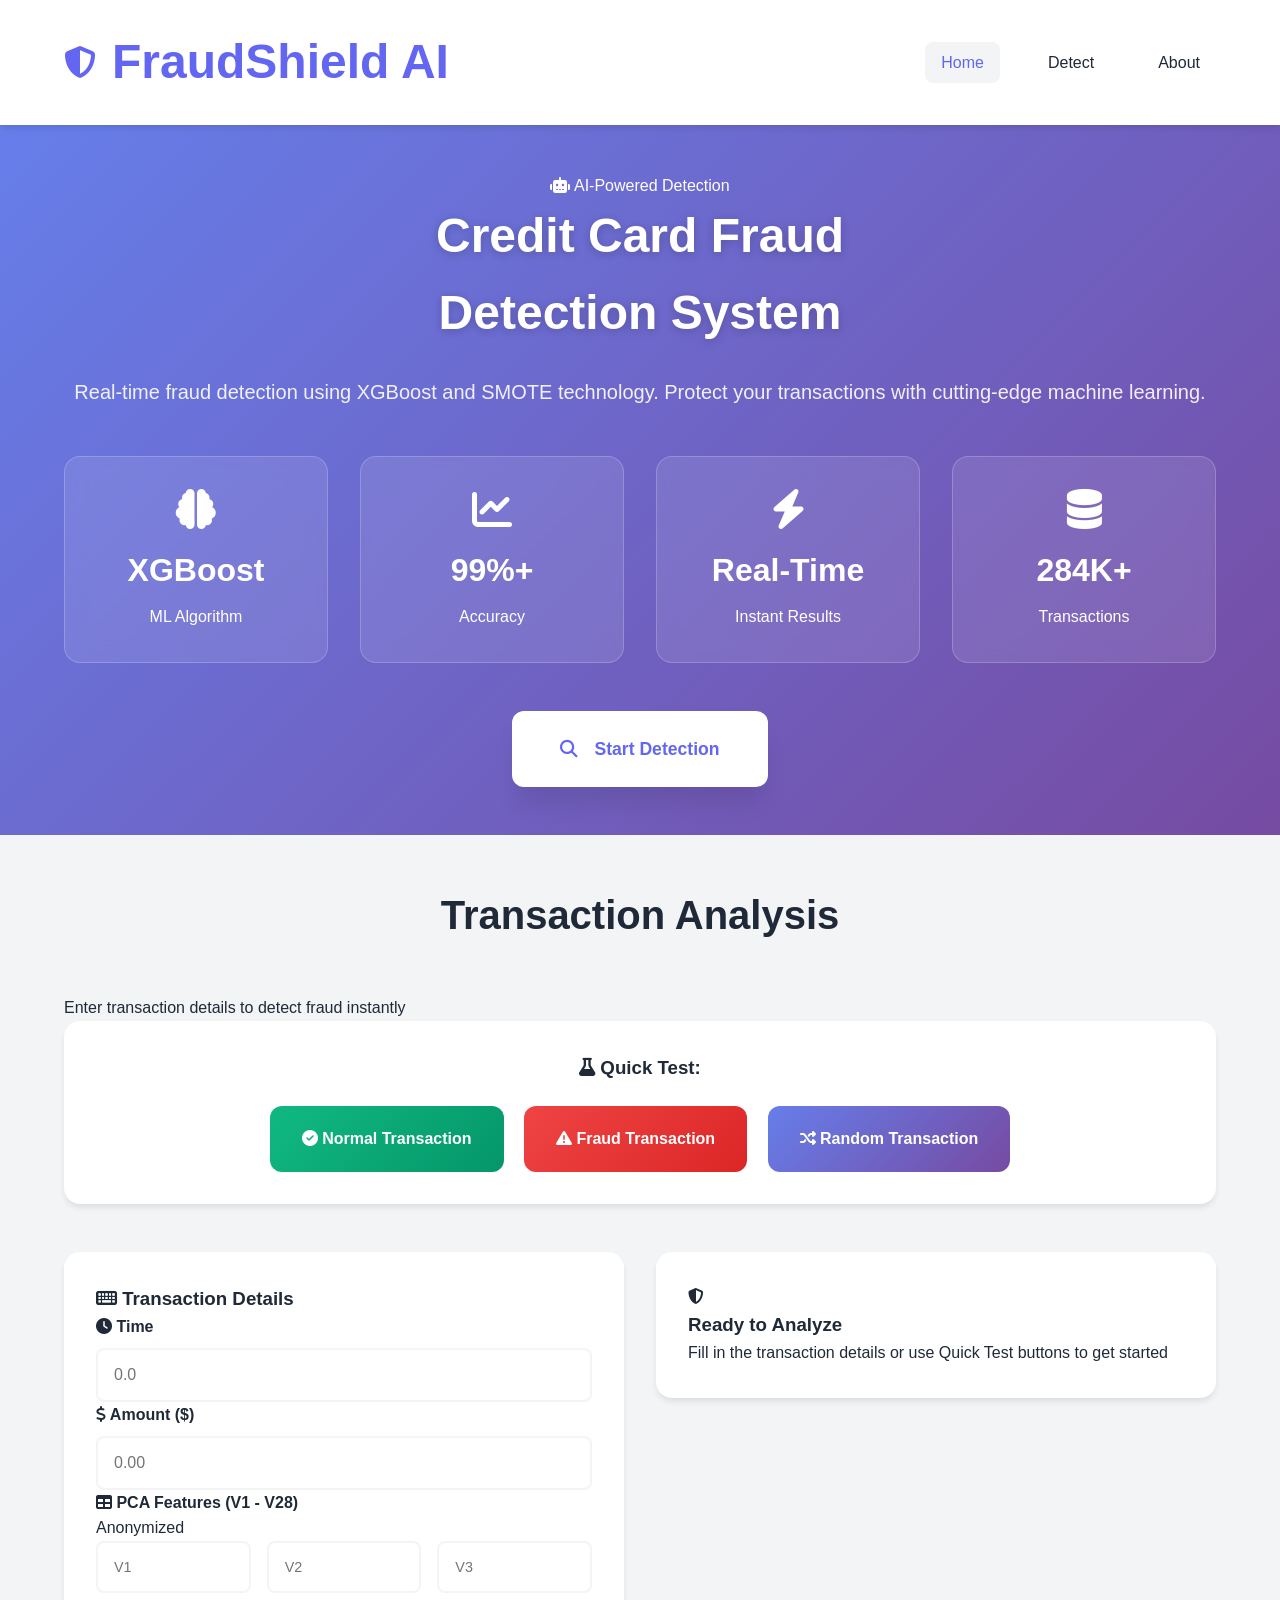
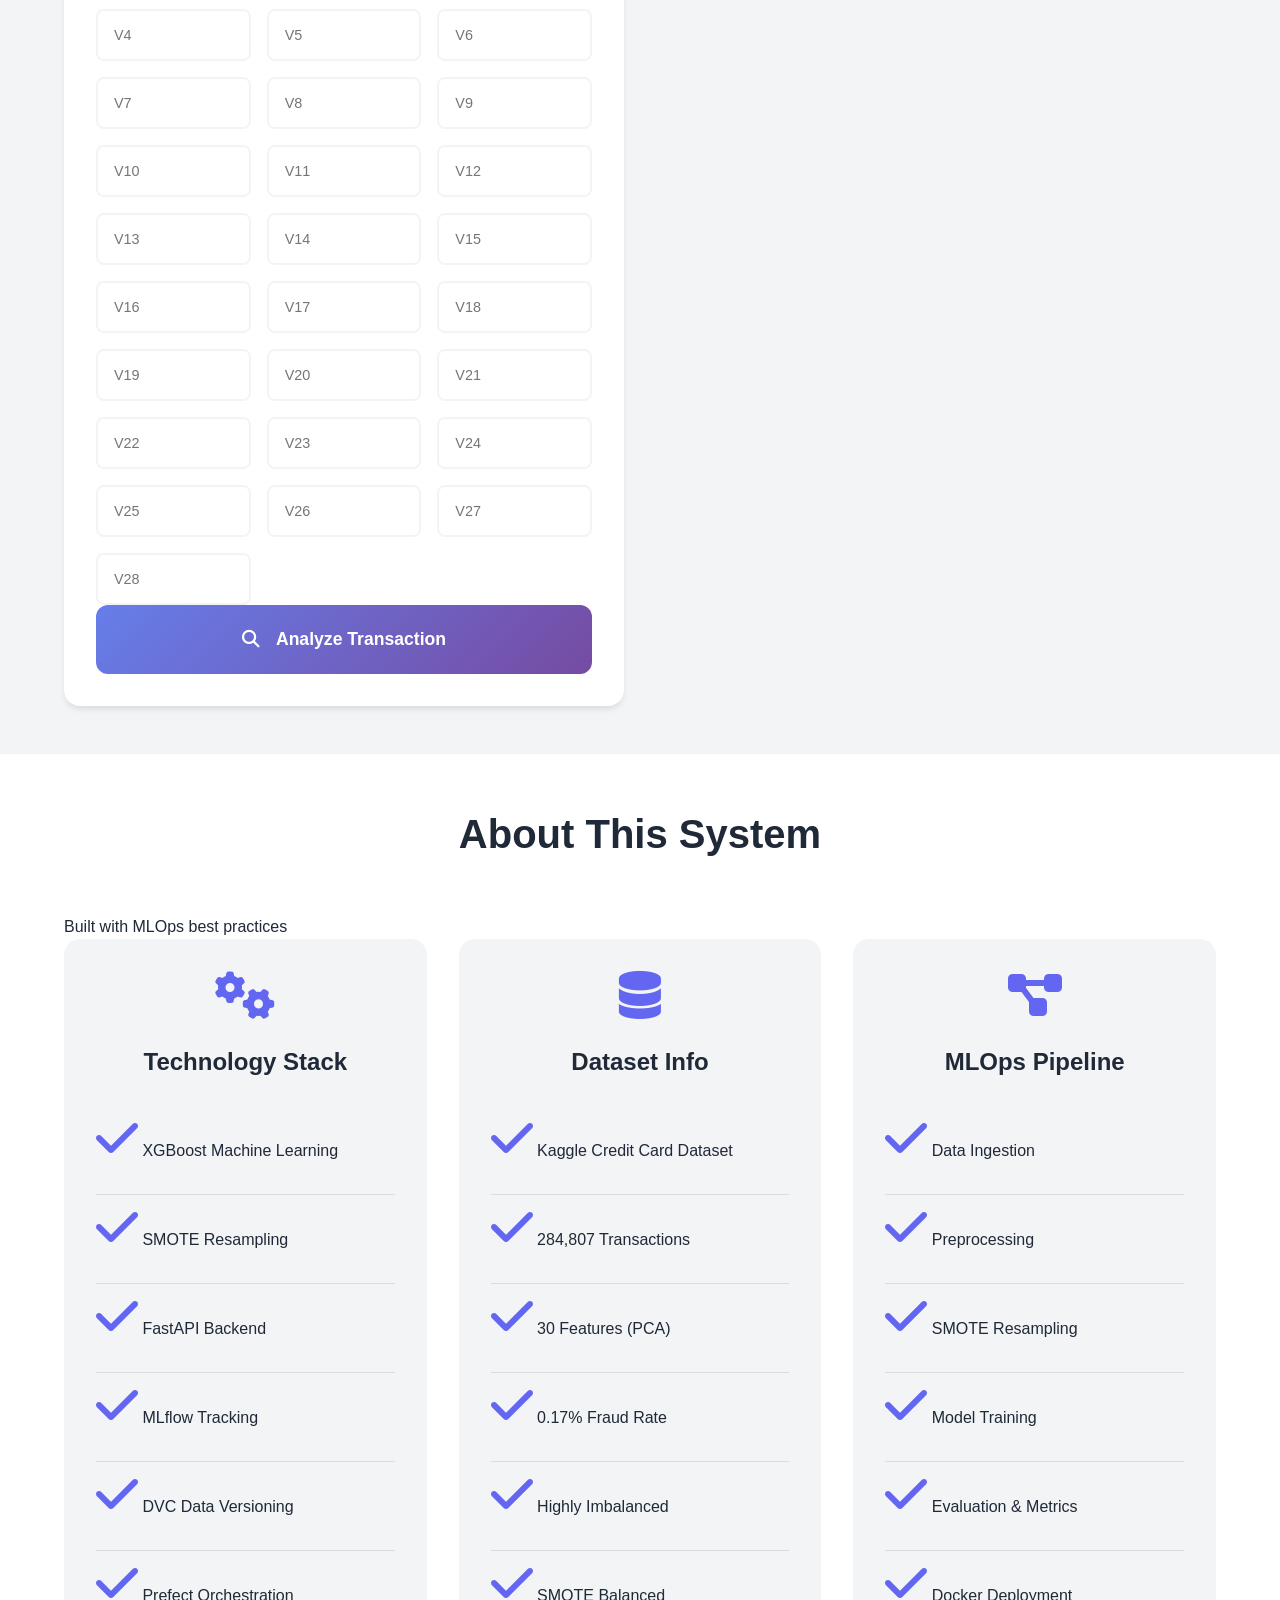
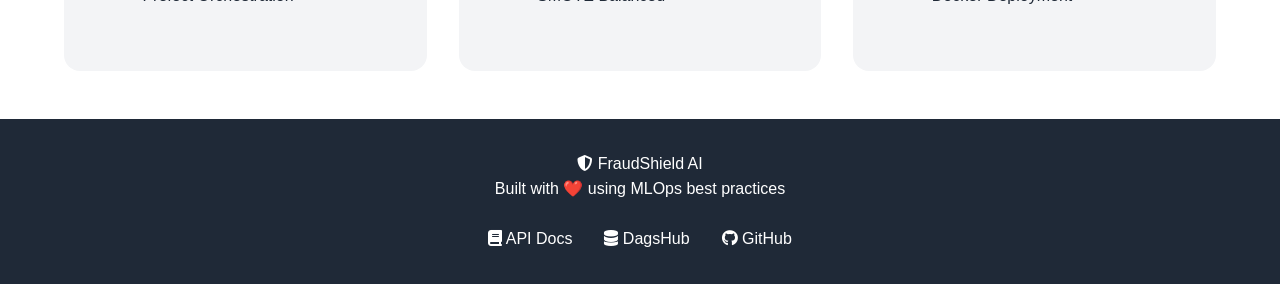
<file: front-end/index.html>
<!DOCTYPE html>
<html lang="en">
<head>
    <meta charset="UTF-8">
    <meta name="viewport" content="width=device-width, initial-scale=1.0">
    <title>Credit Card Fraud Detection System</title>
    <link rel="stylesheet" href="static/css/style.css">
    <link rel="stylesheet" href="https://cdnjs.cloudflare.com/ajax/libs/font-awesome/6.4.0/css/all.min.css">
</head>
<body>

    <!-- Header -->
    <header class="header">
        <div class="container">
            <div class="logo">
                <i class="fas fa-shield-alt"></i>
                <h1>FraudShield AI</h1>
            </div>
            <nav class="nav">
                <a href="#home" class="nav-link active">Home</a>
                <a href="#detect" class="nav-link">Detect</a>
                <a href="#about" class="nav-link">About</a>
            </nav>
        </div>
    </header>

    <!-- Hero Section -->
    <section class="hero" id="home">
        <div class="hero-bg"></div>
        <div class="container">
            <div class="hero-content">
                <div class="hero-badge">
                    <i class="fas fa-robot"></i> AI-Powered Detection
                </div>
                <h2 class="hero-title">
                    Credit Card Fraud <br>
                    <span class="gradient-text">Detection System</span>
                </h2>
                <p class="hero-subtitle">
                    Real-time fraud detection using XGBoost and SMOTE technology.
                    Protect your transactions with cutting-edge machine learning.
                </p>
                <div class="hero-stats">
                    <div class="stat-card">
                        <i class="fas fa-brain"></i>
                        <h3>XGBoost</h3>
                        <p>ML Algorithm</p>
                    </div>
                    <div class="stat-card">
                        <i class="fas fa-chart-line"></i>
                        <h3>99%+</h3>
                        <p>Accuracy</p>
                    </div>
                    <div class="stat-card">
                        <i class="fas fa-bolt"></i>
                        <h3>Real-Time</h3>
                        <p>Instant Results</p>
                    </div>
                    <div class="stat-card">
                        <i class="fas fa-database"></i>
                        <h3>284K+</h3>
                        <p>Transactions</p>
                    </div>
                </div>
                <a href="#detect" class="cta-button">
                    <i class="fas fa-search"></i>
                    Start Detection
                </a>
            </div>
        </div>
    </section>

    <!-- Detection Section -->
    <section class="detection-section" id="detect">
        <div class="container">
            <div class="section-header">
                <h2 class="section-title">Transaction Analysis</h2>
                <p class="section-subtitle">Enter transaction details to detect fraud instantly</p>
            </div>

            <!-- Quick Test Buttons -->
            <div class="quick-test">
                <h3><i class="fas fa-flask"></i> Quick Test:</h3>
                <div class="test-buttons">
                    <button class="test-btn normal-btn" onclick="loadNormalTransaction()">
                        <i class="fas fa-check-circle"></i>
                        Normal Transaction
                    </button>
                    <button class="test-btn fraud-btn" onclick="loadFraudTransaction()">
                        <i class="fas fa-exclamation-triangle"></i>
                        Fraud Transaction
                    </button>
                    <button class="test-btn random-btn" onclick="loadRandomTransaction()">
                        <i class="fas fa-random"></i>
                        Random Transaction
                    </button>
                </div>
            </div>

            <div class="detection-grid">
                <!-- Input Form -->
                <div class="card form-card">
                    <div class="card-header">
                        <h3>
                            <i class="fas fa-keyboard"></i>
                            Transaction Details
                        </h3>
                    </div>
                    <div class="card-body">
                        <form id="predictionForm">
                            <div class="form-grid-2">
                                <div class="form-group">
                                    <label for="time">
                                        <i class="fas fa-clock"></i> Time
                                    </label>
                                    <input type="number" id="time" placeholder="0.0" step="any" required>
                                </div>
                                <div class="form-group">
                                    <label for="amount">
                                        <i class="fas fa-dollar-sign"></i> Amount ($)
                                    </label>
                                    <input type="number" id="amount" placeholder="0.00" step="any" required>
                                </div>
                            </div>

                            <div class="pca-section">
                                <div class="pca-header">
                                    <h4><i class="fas fa-table"></i> PCA Features (V1 - V28)</h4>
                                    <span class="pca-badge">Anonymized</span>
                                </div>
                                <div class="form-grid-pca">
                                    <input type="number" id="v1" placeholder="V1" step="any" required>
                                    <input type="number" id="v2" placeholder="V2" step="any" required>
                                    <input type="number" id="v3" placeholder="V3" step="any" required>
                                    <input type="number" id="v4" placeholder="V4" step="any" required>
                                    <input type="number" id="v5" placeholder="V5" step="any" required>
                                    <input type="number" id="v6" placeholder="V6" step="any" required>
                                    <input type="number" id="v7" placeholder="V7" step="any" required>
                                    <input type="number" id="v8" placeholder="V8" step="any" required>
                                    <input type="number" id="v9" placeholder="V9" step="any" required>
                                    <input type="number" id="v10" placeholder="V10" step="any" required>
                                    <input type="number" id="v11" placeholder="V11" step="any" required>
                                    <input type="number" id="v12" placeholder="V12" step="any" required>
                                    <input type="number" id="v13" placeholder="V13" step="any" required>
                                    <input type="number" id="v14" placeholder="V14" step="any" required>
                                    <input type="number" id="v15" placeholder="V15" step="any" required>
                                    <input type="number" id="v16" placeholder="V16" step="any" required>
                                    <input type="number" id="v17" placeholder="V17" step="any" required>
                                    <input type="number" id="v18" placeholder="V18" step="any" required>
                                    <input type="number" id="v19" placeholder="V19" step="any" required>
                                    <input type="number" id="v20" placeholder="V20" step="any" required>
                                    <input type="number" id="v21" placeholder="V21" step="any" required>
                                    <input type="number" id="v22" placeholder="V22" step="any" required>
                                    <input type="number" id="v23" placeholder="V23" step="any" required>
                                    <input type="number" id="v24" placeholder="V24" step="any" required>
                                    <input type="number" id="v25" placeholder="V25" step="any" required>
                                    <input type="number" id="v26" placeholder="V26" step="any" required>
                                    <input type="number" id="v27" placeholder="V27" step="any" required>
                                    <input type="number" id="v28" placeholder="V28" step="any" required>
                                </div>
                            </div>

                            <button type="submit" class="submit-btn" id="submitBtn">
                                <i class="fas fa-search"></i>
                                Analyze Transaction
                            </button>
                        </form>
                    </div>
                </div>

                <!-- Results Panel -->
                <div class="results-panel">
                    <!-- Empty State -->
                    <div class="card empty-state" id="emptyState">
                        <div class="empty-icon">
                            <i class="fas fa-shield-alt"></i>
                        </div>
                        <h3>Ready to Analyze</h3>
                        <p>Fill in the transaction details or use Quick Test buttons to get started</p>
                    </div>

                    <!-- Results Card -->
                    <div class="card results-card" id="resultsCard" style="display: none;">
                        <div class="card-header">
                            <h3>
                                <i class="fas fa-chart-bar"></i>
                                Analysis Results
                            </h3>
                        </div>
                        <div class="card-body" id="resultContent">
                            <!-- Results will be inserted here by JavaScript -->
                        </div>
                    </div>
                </div>
            </div>
        </div>
    </section>

    <!-- About Section -->
    <section class="about-section" id="about">
        <div class="container">
            <div class="section-header">
                <h2 class="section-title">About This System</h2>
                <p class="section-subtitle">Built with MLOps best practices</p>
            </div>
            <div class="about-grid">
                <div class="about-card">
                    <div class="about-icon">
                        <i class="fas fa-cogs"></i>
                    </div>
                    <h3>Technology Stack</h3>
                    <ul>
                        <li><i class="fas fa-check"></i> XGBoost Machine Learning</li>
                        <li><i class="fas fa-check"></i> SMOTE Resampling</li>
                        <li><i class="fas fa-check"></i> FastAPI Backend</li>
                        <li><i class="fas fa-check"></i> MLflow Tracking</li>
                        <li><i class="fas fa-check"></i> DVC Data Versioning</li>
                        <li><i class="fas fa-check"></i> Prefect Orchestration</li>
                    </ul>
                </div>
                <div class="about-card">
                    <div class="about-icon">
                        <i class="fas fa-database"></i>
                    </div>
                    <h3>Dataset Info</h3>
                    <ul>
                        <li><i class="fas fa-check"></i> Kaggle Credit Card Dataset</li>
                        <li><i class="fas fa-check"></i> 284,807 Transactions</li>
                        <li><i class="fas fa-check"></i> 30 Features (PCA)</li>
                        <li><i class="fas fa-check"></i> 0.17% Fraud Rate</li>
                        <li><i class="fas fa-check"></i> Highly Imbalanced</li>
                        <li><i class="fas fa-check"></i> SMOTE Balanced</li>
                    </ul>
                </div>
                <div class="about-card">
                    <div class="about-icon">
                        <i class="fas fa-project-diagram"></i>
                    </div>
                    <h3>MLOps Pipeline</h3>
                    <ul>
                        <li><i class="fas fa-check"></i> Data Ingestion</li>
                        <li><i class="fas fa-check"></i> Preprocessing</li>
                        <li><i class="fas fa-check"></i> SMOTE Resampling</li>
                        <li><i class="fas fa-check"></i> Model Training</li>
                        <li><i class="fas fa-check"></i> Evaluation & Metrics</li>
                        <li><i class="fas fa-check"></i> Docker Deployment</li>
                    </ul>
                </div>
            </div>
        </div>
    </section>

    <!-- Footer -->
    <footer class="footer">
        <div class="container">
            <div class="footer-content">
                <div class="footer-logo">
                    <i class="fas fa-shield-alt"></i>
                    <span>FraudShield AI</span>
                </div>
                <p>Built with ❤️ using MLOps best practices</p>
                <div class="footer-links">
                    <a href="http://localhost:8000/docs" target="_blank">
                        <i class="fas fa-book"></i> API Docs
                    </a>
                    <a href="https://dagshub.com/emmanuelmassawe200/credit-card-fraud-detection" target="_blank">
                        <i class="fas fa-database"></i> DagsHub
                    </a>
                    <a href="https://github.com" target="_blank">
                        <i class="fab fa-github"></i> GitHub
                    </a>
                </div>
            </div>
        </div>
    </footer>

    <script src="static/js/app.js"></script>
</body>
</html>
</file>
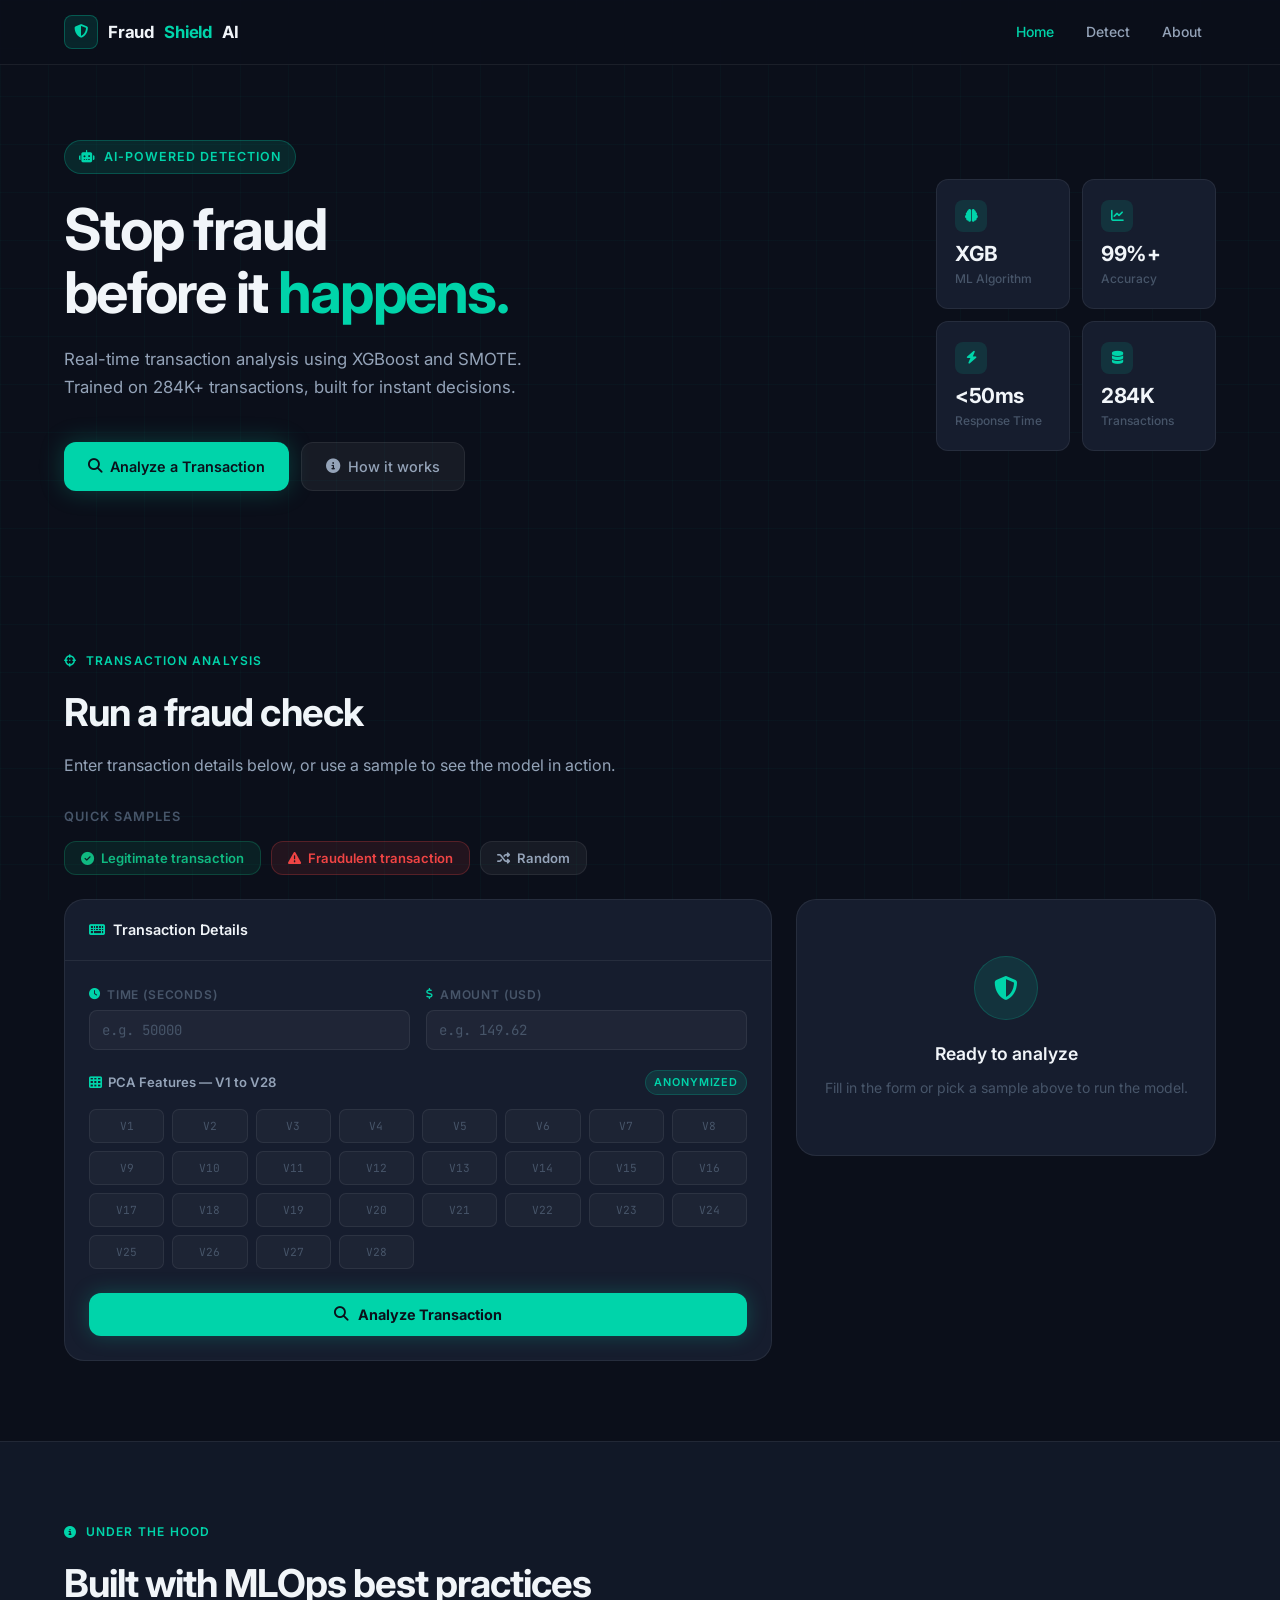
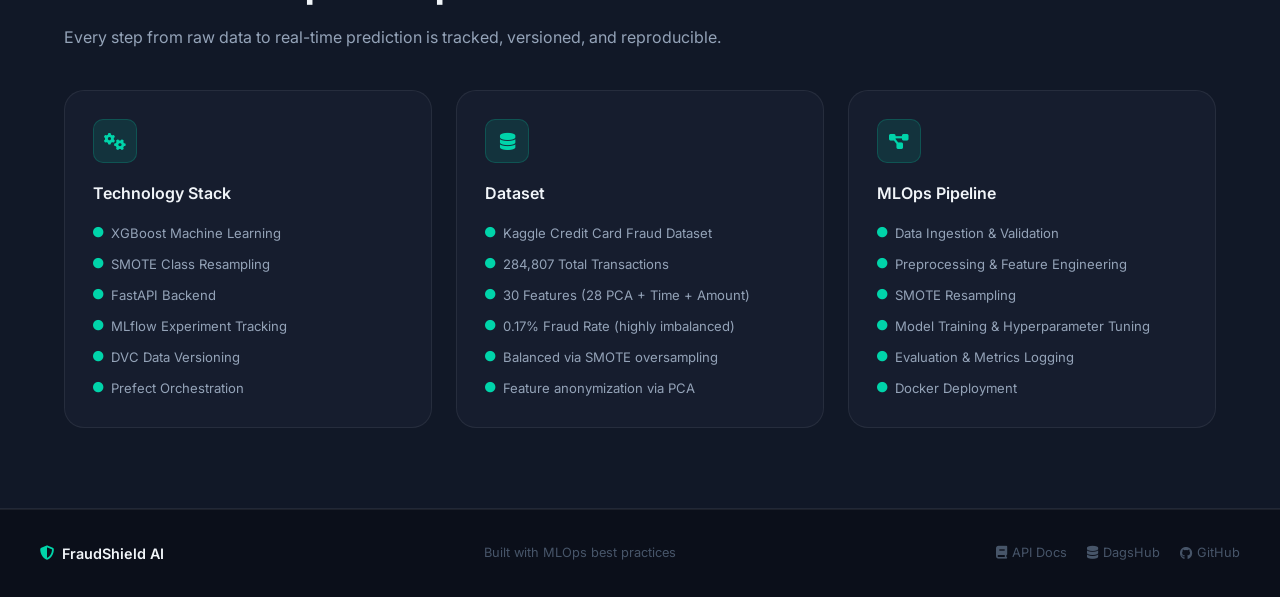
<file: frontend/index.html>
<!doctype html>
<html lang="en">
  <head>
    <meta charset="UTF-8" />
    <meta name="viewport" content="width=device-width, initial-scale=1.0" />
    <title>FraudShield AI — Credit Card Fraud Detection</title>
    <link rel="preconnect" href="https://fonts.googleapis.com" />
    <link rel="preconnect" href="https://fonts.gstatic.com" crossorigin />
    <link
      href="https://fonts.googleapis.com/css2?family=Inter:wght@300;400;500;600;700&family=JetBrains+Mono:wght@400;500&display=swap"
      rel="stylesheet"
    />
    <link
      rel="stylesheet"
      href="https://cdnjs.cloudflare.com/ajax/libs/font-awesome/6.4.0/css/all.min.css"
    />
    <style>
      /* ─── Design Tokens ──────────────────────────────────── */
      :root {
        --ink: #0b0f1a;
        --surface: #111827;
        --card: #161d2e;
        --border: rgba(255, 255, 255, 0.07);
        --teal: #00d4aa;
        --teal-dim: rgba(0, 212, 170, 0.12);
        --teal-glow: rgba(0, 212, 170, 0.25);
        --amber: #f59e0b;
        --danger: #ef4444;
        --safe: #10b981;
        --text-1: #f1f5f9;
        --text-2: #94a3b8;
        --text-3: #475569;
        --mono: "JetBrains Mono", monospace;
        --sans: "Inter", system-ui, sans-serif;
        --radius: 12px;
        --radius-lg: 20px;
        --transition: 0.2s cubic-bezier(0.4, 0, 0.2, 1);
      }

      /* ─── Reset ──────────────────────────────────────────── */
      *,
      *::before,
      *::after {
        box-sizing: border-box;
        margin: 0;
        padding: 0;
      }
      html {
        scroll-behavior: smooth;
      }
      body {
        font-family: var(--sans);
        background: var(--ink);
        color: var(--text-1);
        line-height: 1.6;
        -webkit-font-smoothing: antialiased;
      }
      a {
        color: inherit;
        text-decoration: none;
      }
      button {
        font-family: inherit;
        cursor: pointer;
        border: none;
      }
      input {
        font-family: var(--mono);
      }

      /* ─── Header ─────────────────────────────────────────── */
      .header {
        position: fixed;
        top: 0;
        left: 0;
        right: 0;
        z-index: 100;
        background: rgba(11, 15, 26, 0.85);
        backdrop-filter: blur(16px);
        -webkit-backdrop-filter: blur(16px);
        border-bottom: 1px solid var(--border);
      }
      .header-inner {
        max-width: 1200px;
        margin: 0 auto;
        padding: 0 24px;
        height: 64px;
        display: flex;
        align-items: center;
        justify-content: space-between;
      }
      .logo {
        display: flex;
        align-items: center;
        gap: 10px;
        font-weight: 700;
        font-size: 1.05rem;
        letter-spacing: -0.01em;
      }
      .logo-icon {
        width: 34px;
        height: 34px;
        background: var(--teal-dim);
        border: 1px solid rgba(0, 212, 170, 0.3);
        border-radius: 8px;
        display: flex;
        align-items: center;
        justify-content: center;
        color: var(--teal);
        font-size: 0.85rem;
      }
      .logo span {
        color: var(--teal);
      }
      .nav {
        display: flex;
        gap: 4px;
      }
      .nav a {
        padding: 6px 14px;
        border-radius: 8px;
        font-size: 0.875rem;
        font-weight: 500;
        color: var(--text-2);
        transition: var(--transition);
      }
      .nav a:hover {
        color: var(--text-1);
        background: rgba(255, 255, 255, 0.05);
      }
      .nav a.active {
        color: var(--teal);
      }
      .hamburger {
        display: none;
        background: none;
        color: var(--text-2);
        font-size: 1.2rem;
      }

      /* ─── Hero ───────────────────────────────────────────── */
      .hero {
        padding: 140px 24px 80px;
        max-width: 1200px;
        margin: 0 auto;
        position: relative;
      }
      /* Signature: scanning grid lines */
      .hero::before {
        content: "";
        position: fixed;
        inset: 0;
        pointer-events: none;
        z-index: 0;
        background-image:
          linear-gradient(rgba(0, 212, 170, 0.03) 1px, transparent 1px),
          linear-gradient(90deg, rgba(0, 212, 170, 0.03) 1px, transparent 1px);
        background-size: 48px 48px;
      }
      .hero-inner {
        position: relative;
        z-index: 1;
        display: flex;
        gap: 64px;
        align-items: center;
      }
      .hero-text {
        flex: 1;
        min-width: 0;
      }
      .eyebrow {
        display: inline-flex;
        align-items: center;
        gap: 8px;
        background: var(--teal-dim);
        border: 1px solid rgba(0, 212, 170, 0.25);
        border-radius: 100px;
        padding: 6px 14px;
        font-size: 0.78rem;
        font-weight: 600;
        letter-spacing: 0.08em;
        color: var(--teal);
        text-transform: uppercase;
        margin-bottom: 24px;
      }
      .hero-title {
        font-size: clamp(2.2rem, 5vw, 3.6rem);
        font-weight: 700;
        line-height: 1.1;
        letter-spacing: -0.03em;
        margin-bottom: 20px;
      }
      .hero-title em {
        font-style: normal;
        color: var(--teal);
      }
      .hero-subtitle {
        font-size: 1.05rem;
        color: var(--text-2);
        line-height: 1.7;
        max-width: 480px;
        margin-bottom: 40px;
      }
      .hero-cta {
        display: flex;
        gap: 12px;
        flex-wrap: wrap;
      }
      .btn-primary {
        display: inline-flex;
        align-items: center;
        gap: 8px;
        background: var(--teal);
        color: var(--ink);
        padding: 12px 24px;
        border-radius: var(--radius);
        font-weight: 600;
        font-size: 0.9rem;
        transition: var(--transition);
        box-shadow: 0 0 24px var(--teal-glow);
      }
      .btn-primary:hover {
        transform: translateY(-1px);
        box-shadow: 0 0 36px var(--teal-glow);
      }
      .btn-secondary {
        display: inline-flex;
        align-items: center;
        gap: 8px;
        background: rgba(255, 255, 255, 0.05);
        border: 1px solid var(--border);
        color: var(--text-2);
        padding: 12px 24px;
        border-radius: var(--radius);
        font-weight: 500;
        font-size: 0.9rem;
        transition: var(--transition);
      }
      .btn-secondary:hover {
        color: var(--text-1);
        background: rgba(255, 255, 255, 0.08);
      }

      /* Hero stats */
      .hero-stats {
        flex-shrink: 0;
        display: grid;
        grid-template-columns: 1fr 1fr;
        gap: 12px;
        width: 280px;
      }
      .stat-tile {
        background: var(--card);
        border: 1px solid var(--border);
        border-radius: var(--radius);
        padding: 20px 18px;
        transition: var(--transition);
      }
      .stat-tile:hover {
        border-color: rgba(0, 212, 170, 0.3);
      }
      .stat-tile .icon {
        width: 32px;
        height: 32px;
        background: var(--teal-dim);
        border-radius: 8px;
        display: flex;
        align-items: center;
        justify-content: center;
        color: var(--teal);
        font-size: 0.8rem;
        margin-bottom: 12px;
      }
      .stat-tile .value {
        font-size: 1.3rem;
        font-weight: 700;
        line-height: 1;
        letter-spacing: -0.02em;
        margin-bottom: 4px;
      }
      .stat-tile .label {
        font-size: 0.75rem;
        color: var(--text-3);
        font-weight: 500;
      }

      /* ─── Section common ─────────────────────────────────── */
      .section {
        padding: 80px 24px;
        max-width: 1200px;
        margin: 0 auto;
      }
      .section-label {
        font-size: 0.75rem;
        font-weight: 600;
        letter-spacing: 0.1em;
        color: var(--teal);
        text-transform: uppercase;
        margin-bottom: 12px;
      }
      .section-title {
        font-size: clamp(1.6rem, 3vw, 2.4rem);
        font-weight: 700;
        letter-spacing: -0.025em;
        margin-bottom: 10px;
      }
      .section-sub {
        color: var(--text-2);
        font-size: 1rem;
      }

      /* ─── Detection Section ──────────────────────────────── */
      .quick-tests {
        display: flex;
        gap: 10px;
        flex-wrap: wrap;
        margin: 28px 0 24px;
      }
      .quick-tests h4 {
        width: 100%;
        font-size: 0.8rem;
        font-weight: 600;
        color: var(--text-3);
        text-transform: uppercase;
        letter-spacing: 0.08em;
        margin-bottom: 4px;
      }
      .qbtn {
        display: inline-flex;
        align-items: center;
        gap: 7px;
        padding: 8px 16px;
        border-radius: var(--radius);
        font-size: 0.82rem;
        font-weight: 600;
        transition: var(--transition);
      }
      .qbtn-safe {
        background: rgba(16, 185, 129, 0.1);
        color: var(--safe);
        border: 1px solid rgba(16, 185, 129, 0.25);
      }
      .qbtn-safe:hover {
        background: rgba(16, 185, 129, 0.18);
      }
      .qbtn-danger {
        background: rgba(239, 68, 68, 0.1);
        color: var(--danger);
        border: 1px solid rgba(239, 68, 68, 0.25);
      }
      .qbtn-danger:hover {
        background: rgba(239, 68, 68, 0.18);
      }
      .qbtn-neutral {
        background: rgba(255, 255, 255, 0.05);
        color: var(--text-2);
        border: 1px solid var(--border);
      }
      .qbtn-neutral:hover {
        background: rgba(255, 255, 255, 0.09);
        color: var(--text-1);
      }

      .detect-grid {
        display: grid;
        grid-template-columns: 1fr 420px;
        gap: 24px;
        align-items: start;
      }

      /* Card */
      .card {
        background: var(--card);
        border: 1px solid var(--border);
        border-radius: var(--radius-lg);
        overflow: hidden;
      }
      .card-head {
        padding: 18px 24px;
        border-bottom: 1px solid var(--border);
        display: flex;
        align-items: center;
        justify-content: space-between;
      }
      .card-head h3 {
        font-size: 0.9rem;
        font-weight: 600;
        display: flex;
        align-items: center;
        gap: 8px;
      }
      .card-head h3 i {
        color: var(--teal);
      }
      .card-body {
        padding: 24px;
      }

      /* Form */
      .form-row {
        display: grid;
        grid-template-columns: 1fr 1fr;
        gap: 16px;
        margin-bottom: 20px;
      }
      .field {
        display: flex;
        flex-direction: column;
        gap: 6px;
      }
      .field label {
        font-size: 0.75rem;
        font-weight: 600;
        color: var(--text-3);
        text-transform: uppercase;
        letter-spacing: 0.07em;
        display: flex;
        align-items: center;
        gap: 6px;
      }
      .field label i {
        color: var(--teal);
        font-size: 0.7rem;
      }
      .field input {
        background: rgba(255, 255, 255, 0.04);
        border: 1px solid var(--border);
        border-radius: 8px;
        padding: 10px 12px;
        color: var(--text-1);
        font-size: 0.875rem;
        transition: var(--transition);
        -moz-appearance: textfield;
      }
      .field input::-webkit-outer-spin-button,
      .field input::-webkit-inner-spin-button {
        -webkit-appearance: none;
      }
      .field input::placeholder {
        color: var(--text-3);
      }
      .field input:focus {
        outline: none;
        border-color: rgba(0, 212, 170, 0.4);
        background: rgba(0, 212, 170, 0.04);
        box-shadow: 0 0 0 3px rgba(0, 212, 170, 0.08);
      }

      .pca-header {
        display: flex;
        align-items: center;
        justify-content: space-between;
        margin-bottom: 14px;
      }
      .pca-header h4 {
        font-size: 0.82rem;
        font-weight: 600;
        color: var(--text-2);
        display: flex;
        align-items: center;
        gap: 6px;
      }
      .pca-header h4 i {
        color: var(--teal);
      }
      .badge {
        font-size: 0.68rem;
        font-weight: 600;
        letter-spacing: 0.08em;
        text-transform: uppercase;
        padding: 3px 8px;
        background: var(--teal-dim);
        color: var(--teal);
        border: 1px solid rgba(0, 212, 170, 0.2);
        border-radius: 100px;
      }
      .pca-grid {
        display: grid;
        grid-template-columns: repeat(auto-fill, minmax(72px, 1fr));
        gap: 8px;
        margin-bottom: 24px;
      }
      .pca-grid input {
        background: rgba(255, 255, 255, 0.03);
        border: 1px solid var(--border);
        border-radius: 7px;
        padding: 8px 6px;
        color: var(--text-1);
        font-size: 0.75rem;
        text-align: center;
        transition: var(--transition);
        -moz-appearance: textfield;
      }
      .pca-grid input::-webkit-outer-spin-button,
      .pca-grid input::-webkit-inner-spin-button {
        -webkit-appearance: none;
      }
      .pca-grid input::placeholder {
        color: var(--text-3);
        font-size: 0.7rem;
      }
      .pca-grid input:focus {
        outline: none;
        border-color: rgba(0, 212, 170, 0.4);
        background: rgba(0, 212, 170, 0.04);
      }

      .submit-btn {
        width: 100%;
        display: flex;
        align-items: center;
        justify-content: center;
        gap: 10px;
        background: var(--teal);
        color: var(--ink);
        padding: 13px 24px;
        border-radius: var(--radius);
        font-size: 0.9rem;
        font-weight: 700;
        transition: var(--transition);
        box-shadow: 0 0 20px var(--teal-glow);
      }
      .submit-btn:hover {
        transform: translateY(-1px);
        box-shadow: 0 0 32px var(--teal-glow);
      }
      .submit-btn:disabled {
        opacity: 0.5;
        transform: none;
        cursor: not-allowed;
      }

      /* Results panel */
      .results-sticky {
        position: sticky;
        top: 84px;
      }
      .empty-state {
        padding: 56px 24px;
        text-align: center;
      }
      .empty-icon {
        width: 64px;
        height: 64px;
        background: var(--teal-dim);
        border: 1px solid rgba(0, 212, 170, 0.2);
        border-radius: 50%;
        margin: 0 auto 20px;
        display: flex;
        align-items: center;
        justify-content: center;
        font-size: 1.5rem;
        color: var(--teal);
      }
      .empty-state h3 {
        font-size: 1.1rem;
        font-weight: 600;
        margin-bottom: 8px;
      }
      .empty-state p {
        font-size: 0.875rem;
        color: var(--text-3);
      }

      /* Result verdict */
      .verdict {
        border-radius: var(--radius);
        padding: 24px;
        margin-bottom: 20px;
        text-align: center;
        border: 1px solid;
      }
      .verdict.safe {
        background: rgba(16, 185, 129, 0.08);
        border-color: rgba(16, 185, 129, 0.25);
      }
      .verdict.danger {
        background: rgba(239, 68, 68, 0.08);
        border-color: rgba(239, 68, 68, 0.25);
      }
      .verdict-icon {
        font-size: 2rem;
        margin-bottom: 10px;
        display: block;
      }
      .verdict.safe .verdict-icon {
        color: var(--safe);
      }
      .verdict.danger .verdict-icon {
        color: var(--danger);
      }
      .verdict h2 {
        font-size: 1.4rem;
        font-weight: 700;
        margin-bottom: 4px;
      }
      .verdict.safe h2 {
        color: var(--safe);
      }
      .verdict.danger h2 {
        color: var(--danger);
      }
      .verdict p {
        font-size: 0.82rem;
        color: var(--text-2);
      }

      .result-metrics {
        display: flex;
        flex-direction: column;
        gap: 12px;
      }
      .metric {
        display: flex;
        align-items: center;
        justify-content: space-between;
        background: rgba(255, 255, 255, 0.03);
        border: 1px solid var(--border);
        border-radius: 8px;
        padding: 12px 14px;
      }
      .metric-label {
        font-size: 0.78rem;
        color: var(--text-3);
        font-weight: 500;
      }
      .metric-value {
        font-family: var(--mono);
        font-size: 0.85rem;
        font-weight: 500;
        color: var(--text-1);
      }

      .confidence-bar {
        margin-top: 16px;
        background: rgba(255, 255, 255, 0.05);
        border: 1px solid var(--border);
        border-radius: 8px;
        padding: 14px;
      }
      .bar-label {
        display: flex;
        justify-content: space-between;
        font-size: 0.75rem;
        color: var(--text-3);
        margin-bottom: 8px;
      }
      .bar-track {
        background: rgba(255, 255, 255, 0.06);
        border-radius: 100px;
        height: 6px;
        overflow: hidden;
      }
      .bar-fill {
        height: 100%;
        border-radius: 100px;
        transition: width 0.6s cubic-bezier(0.4, 0, 0.2, 1);
      }
      .bar-fill.safe-fill {
        background: var(--safe);
      }
      .bar-fill.danger-fill {
        background: var(--danger);
      }

      /* ─── About Section ──────────────────────────────────── */
      .about-wrap {
        background: var(--surface);
        border-top: 1px solid var(--border);
        border-bottom: 1px solid var(--border);
      }
      .about-grid {
        display: grid;
        grid-template-columns: repeat(3, 1fr);
        gap: 24px;
        margin-top: 40px;
      }
      .about-card {
        background: var(--card);
        border: 1px solid var(--border);
        border-radius: var(--radius-lg);
        padding: 28px;
        transition: var(--transition);
      }
      .about-card:hover {
        border-color: rgba(0, 212, 170, 0.2);
      }
      .about-card-icon {
        width: 44px;
        height: 44px;
        background: var(--teal-dim);
        border: 1px solid rgba(0, 212, 170, 0.2);
        border-radius: 10px;
        display: flex;
        align-items: center;
        justify-content: center;
        color: var(--teal);
        font-size: 1.1rem;
        margin-bottom: 18px;
      }
      .about-card h3 {
        font-size: 1rem;
        font-weight: 600;
        margin-bottom: 16px;
      }
      .about-card ul {
        list-style: none;
        display: flex;
        flex-direction: column;
        gap: 10px;
      }
      .about-card li {
        font-size: 0.82rem;
        color: var(--text-2);
        display: flex;
        align-items: center;
        gap: 8px;
      }
      .about-card li i {
        color: var(--teal);
        font-size: 0.65rem;
        flex-shrink: 0;
      }

      /* ─── Footer ─────────────────────────────────────────── */
      .footer {
        border-top: 1px solid var(--border);
        padding: 32px 24px;
      }
      .footer-inner {
        max-width: 1200px;
        margin: 0 auto;
        display: flex;
        align-items: center;
        justify-content: space-between;
        flex-wrap: wrap;
        gap: 16px;
      }
      .footer-logo {
        display: flex;
        align-items: center;
        gap: 8px;
        font-weight: 600;
        font-size: 0.9rem;
      }
      .footer-logo i {
        color: var(--teal);
      }
      .footer-note {
        font-size: 0.8rem;
        color: var(--text-3);
      }
      .footer-links {
        display: flex;
        gap: 20px;
      }
      .footer-links a {
        font-size: 0.8rem;
        color: var(--text-3);
        display: flex;
        align-items: center;
        gap: 5px;
        transition: var(--transition);
      }
      .footer-links a:hover {
        color: var(--teal);
      }

      /* ─── Spinner ────────────────────────────────────────── */
      .spinner {
        width: 16px;
        height: 16px;
        border: 2px solid rgba(11, 15, 26, 0.4);
        border-top-color: var(--ink);
        border-radius: 50%;
        animation: spin 0.7s linear infinite;
      }
      @keyframes spin {
        to {
          transform: rotate(360deg);
        }
      }

      /* ─── Responsive ─────────────────────────────────────── */
      @media (max-width: 900px) {
        .hero-inner {
          flex-direction: column;
          gap: 40px;
        }
        .hero-stats {
          width: 100%;
          grid-template-columns: repeat(4, 1fr);
        }
        .detect-grid {
          grid-template-columns: 1fr;
        }
        .results-sticky {
          position: static;
        }
        .about-grid {
          grid-template-columns: 1fr;
        }
      }
      @media (max-width: 600px) {
        .hero {
          padding: 120px 16px 60px;
        }
        .section {
          padding: 60px 16px;
        }
        .hero-stats {
          grid-template-columns: 1fr 1fr;
        }
        .form-row {
          grid-template-columns: 1fr;
        }
        .hamburger {
          display: block;
        }
        .nav {
          display: none;
        }
        .nav.open {
          display: flex;
          flex-direction: column;
          position: absolute;
          top: 64px;
          left: 0;
          right: 0;
          background: var(--surface);
          border-bottom: 1px solid var(--border);
          padding: 12px 24px 16px;
        }
        .footer-inner {
          flex-direction: column;
          align-items: flex-start;
        }
      }
      @media (prefers-reduced-motion: reduce) {
        *,
        *::before,
        *::after {
          animation-duration: 0.01ms !important;
          transition-duration: 0.01ms !important;
        }
      }
    </style>
  </head>
  <body>
    <!-- Header -->
    <header class="header">
      <div class="header-inner">
        <div class="logo">
          <div class="logo-icon"><i class="fas fa-shield-alt"></i></div>
          Fraud<span>Shield</span> AI
        </div>
        <nav class="nav" id="mainNav">
          <a href="#home" class="nav-link active">Home</a>
          <a href="#detect" class="nav-link">Detect</a>
          <a href="#about" class="nav-link">About</a>
        </nav>
        <button class="hamburger" id="hamburger" aria-label="Toggle navigation">
          <i class="fas fa-bars"></i>
        </button>
      </div>
    </header>

    <!-- Hero -->
    <section class="hero" id="home">
      <div class="hero-inner">
        <div class="hero-text">
          <div class="eyebrow">
            <i class="fas fa-robot"></i> AI-Powered Detection
          </div>
          <h1 class="hero-title">
            Stop fraud<br />before it <em>happens.</em>
          </h1>
          <p class="hero-subtitle">
            Real-time transaction analysis using XGBoost and SMOTE. Trained on
            284K+ transactions, built for instant decisions.
          </p>
          <div class="hero-cta">
            <a href="#detect" class="btn-primary"
              ><i class="fas fa-search"></i> Analyze a Transaction</a
            >
            <a href="#about" class="btn-secondary"
              ><i class="fas fa-info-circle"></i> How it works</a
            >
          </div>
        </div>
        <div class="hero-stats">
          <div class="stat-tile">
            <div class="icon"><i class="fas fa-brain"></i></div>
            <div class="value">XGB</div>
            <div class="label">ML Algorithm</div>
          </div>
          <div class="stat-tile">
            <div class="icon"><i class="fas fa-chart-line"></i></div>
            <div class="value">99%+</div>
            <div class="label">Accuracy</div>
          </div>
          <div class="stat-tile">
            <div class="icon"><i class="fas fa-bolt"></i></div>
            <div class="value">&lt;50ms</div>
            <div class="label">Response Time</div>
          </div>
          <div class="stat-tile">
            <div class="icon"><i class="fas fa-database"></i></div>
            <div class="value">284K</div>
            <div class="label">Transactions</div>
          </div>
        </div>
      </div>
    </section>

    <!-- Detection Section -->
    <section class="section" id="detect">
      <div class="section-label">
        <i class="fas fa-crosshairs"></i> &nbsp;Transaction Analysis
      </div>
      <h2 class="section-title">Run a fraud check</h2>
      <p class="section-sub">
        Enter transaction details below, or use a sample to see the model in
        action.
      </p>

      <div class="quick-tests">
        <h4>Quick samples</h4>
        <button class="qbtn qbtn-safe" onclick="loadNormalTransaction()">
          <i class="fas fa-check-circle"></i> Legitimate transaction
        </button>
        <button class="qbtn qbtn-danger" onclick="loadFraudTransaction()">
          <i class="fas fa-exclamation-triangle"></i> Fraudulent transaction
        </button>
        <button class="qbtn qbtn-neutral" onclick="loadRandomTransaction()">
          <i class="fas fa-shuffle"></i> Random
        </button>
      </div>

      <div class="detect-grid">
        <!-- Form -->
        <div class="card">
          <div class="card-head">
            <h3><i class="fas fa-keyboard"></i> Transaction Details</h3>
          </div>
          <div class="card-body">
            <form id="predictionForm">
              <div class="form-row">
                <div class="field">
                  <label><i class="fas fa-clock"></i> Time (seconds)</label>
                  <input
                    type="number"
                    id="time"
                    placeholder="e.g. 50000"
                    step="any"
                    required
                  />
                </div>
                <div class="field">
                  <label><i class="fas fa-dollar-sign"></i> Amount (USD)</label>
                  <input
                    type="number"
                    id="amount"
                    placeholder="e.g. 149.62"
                    step="any"
                    required
                  />
                </div>
              </div>

              <div class="pca-header">
                <h4>
                  <i class="fas fa-table-cells"></i> PCA Features — V1 to V28
                </h4>
                <span class="badge">Anonymized</span>
              </div>

              <div class="pca-grid" id="pcaGrid">
                <!-- Generated by JS -->
              </div>

              <button type="submit" class="submit-btn" id="submitBtn">
                <i class="fas fa-search"></i> Analyze Transaction
              </button>
            </form>
          </div>
        </div>

        <!-- Results -->
        <div class="results-sticky">
          <div class="card" id="emptyState">
            <div class="empty-state">
              <div class="empty-icon"><i class="fas fa-shield-alt"></i></div>
              <h3>Ready to analyze</h3>
              <p>Fill in the form or pick a sample above to run the model.</p>
            </div>
          </div>

          <div class="card" id="resultsCard" style="display: none">
            <div class="card-head">
              <h3><i class="fas fa-chart-bar"></i> Analysis Results</h3>
            </div>
            <div class="card-body" id="resultContent"></div>
          </div>
        </div>
      </div>
    </section>

    <!-- About Section -->
    <div class="about-wrap" id="about">
      <section class="section">
        <div class="section-label">
          <i class="fas fa-info-circle"></i> &nbsp;Under the Hood
        </div>
        <h2 class="section-title">Built with MLOps best practices</h2>
        <p class="section-sub">
          Every step from raw data to real-time prediction is tracked,
          versioned, and reproducible.
        </p>

        <div class="about-grid">
          <div class="about-card">
            <div class="about-card-icon"><i class="fas fa-cogs"></i></div>
            <h3>Technology Stack</h3>
            <ul>
              <li><i class="fas fa-circle"></i> XGBoost Machine Learning</li>
              <li><i class="fas fa-circle"></i> SMOTE Class Resampling</li>
              <li><i class="fas fa-circle"></i> FastAPI Backend</li>
              <li><i class="fas fa-circle"></i> MLflow Experiment Tracking</li>
              <li><i class="fas fa-circle"></i> DVC Data Versioning</li>
              <li><i class="fas fa-circle"></i> Prefect Orchestration</li>
            </ul>
          </div>
          <div class="about-card">
            <div class="about-card-icon"><i class="fas fa-database"></i></div>
            <h3>Dataset</h3>
            <ul>
              <li>
                <i class="fas fa-circle"></i> Kaggle Credit Card Fraud Dataset
              </li>
              <li><i class="fas fa-circle"></i> 284,807 Total Transactions</li>
              <li>
                <i class="fas fa-circle"></i> 30 Features (28 PCA + Time +
                Amount)
              </li>
              <li>
                <i class="fas fa-circle"></i> 0.17% Fraud Rate (highly
                imbalanced)
              </li>
              <li>
                <i class="fas fa-circle"></i> Balanced via SMOTE oversampling
              </li>
              <li>
                <i class="fas fa-circle"></i> Feature anonymization via PCA
              </li>
            </ul>
          </div>
          <div class="about-card">
            <div class="about-card-icon">
              <i class="fas fa-project-diagram"></i>
            </div>
            <h3>MLOps Pipeline</h3>
            <ul>
              <li>
                <i class="fas fa-circle"></i> Data Ingestion &amp; Validation
              </li>
              <li>
                <i class="fas fa-circle"></i> Preprocessing &amp; Feature
                Engineering
              </li>
              <li><i class="fas fa-circle"></i> SMOTE Resampling</li>
              <li>
                <i class="fas fa-circle"></i> Model Training &amp;
                Hyperparameter Tuning
              </li>
              <li>
                <i class="fas fa-circle"></i> Evaluation &amp; Metrics Logging
              </li>
              <li><i class="fas fa-circle"></i> Docker Deployment</li>
            </ul>
          </div>
        </div>
      </section>
    </div>

    <!-- Footer -->
    <footer class="footer">
      <div class="footer-inner">
        <div class="footer-logo">
          <i class="fas fa-shield-alt"></i> FraudShield AI
        </div>
        <p class="footer-note">Built with MLOps best practices</p>
        <div class="footer-links">
          <a href="http://localhost:8000/docs" target="_blank"
            ><i class="fas fa-book"></i> API Docs</a
          >
          <a
            href="https://dagshub.com/emmanuelmassawe200/credit-card-fraud-detection"
            target="_blank"
            ><i class="fas fa-database"></i> DagsHub</a
          >
          <a href="https://github.com" target="_blank"
            ><i class="fab fa-github"></i> GitHub</a
          >
        </div>
      </div>
    </footer>

    <script>
      /* ─── PCA Grid ─────────────────────────────────────── */
      const pcaGrid = document.getElementById("pcaGrid");
      for (let i = 1; i <= 28; i++) {
        const inp = document.createElement("input");
        inp.type = "number";
        inp.id = `v${i}`;
        inp.placeholder = `V${i}`;
        inp.step = "any";
        inp.required = true;
        pcaGrid.appendChild(inp);
      }

      /* ─── Nav ──────────────────────────────────────────── */
      document.getElementById("hamburger").addEventListener("click", () => {
        document.getElementById("mainNav").classList.toggle("open");
      });

      /* ─── Smooth nav highlight ─────────────────────────── */
      const navLinks = document.querySelectorAll(".nav-link");
      window.addEventListener("scroll", () => {
        const sections = ["home", "detect", "about"];
        let current = "home";
        sections.forEach((id) => {
          const el =
            document.getElementById(id) ||
            document.querySelector(`[id="${id}"]`);
          if (el && window.scrollY >= el.offsetTop - 120) current = id;
        });
        navLinks.forEach((a) => {
          a.classList.toggle(
            "active",
            a.getAttribute("href") === "#" + current,
          );
        });
      });

      /* ─── Sample Data ──────────────────────────────────── */
      const NORMAL_TX = {
        time: 406,
        amount: 149.62,
        v: [
          -1.3598071, -0.0727812, 2.5363467, 1.3781553, -0.9383208, -0.8230427,
          -0.932444, -0.2678861, 0.1664801, 0.0448552, -0.0183205, -0.6598543,
          0.0637585, 0.1799519, -0.0457946, 0.3390137, -0.2331177, -0.6832988,
          0.0833974, 0.40594, -0.7360659, -0.4706887, 0.1659584, 0.2119621,
          -0.1453455, -0.0698649, -0.0577571, -0.0318306,
        ],
      };
      const FRAUD_TX = {
        time: 406,
        amount: 1.0,
        v: [
          -2.3122265, 1.9519154, -1.6097154, 3.997904, -0.5220019, -1.4265408,
          -2.5373073, 1.3919131, -2.7700039, -2.7722677, 3.2020274, -2.8998992,
          -0.595662, 2.1720338, -0.17977, -0.457303, -0.5004022, -0.1219468,
          0.0862978, -0.2933937, -0.023936, -1.030235, 0.2510041, -1.0202219,
          -1.002429, -0.392931, -0.153828, -0.023442,
        ],
      };

      function fillForm(tx) {
        document.getElementById("time").value = tx.time;
        document.getElementById("amount").value = tx.amount;
        tx.v.forEach((val, i) => {
          document.getElementById(`v${i + 1}`).value = val;
        });
      }
      function loadNormalTransaction() {
        fillForm(NORMAL_TX);
      }
      function loadFraudTransaction() {
        fillForm(FRAUD_TX);
      }
      function loadRandomTransaction() {
        const v = Array.from({ length: 28 }, () =>
          (Math.random() * 10 - 5).toFixed(4),
        );
        fillForm({
          time: Math.floor(Math.random() * 172800),
          amount: (Math.random() * 2000).toFixed(2),
          v,
        });
      }

      /* ─── Form Submit ──────────────────────────────────── */
      document
        .getElementById("predictionForm")
        .addEventListener("submit", async (e) => {
          e.preventDefault();
          const btn = document.getElementById("submitBtn");
          btn.disabled = true;
          btn.innerHTML = `<div class="spinner"></div> Analyzing…`;

          const payload = {
            time: parseFloat(document.getElementById("time").value),
            amount: parseFloat(document.getElementById("amount").value),
            features: Array.from({ length: 28 }, (_, i) =>
              parseFloat(document.getElementById(`v${i + 1}`).value),
            ),
          };

          try {
            const res = await fetch("/predict", {
              method: "POST",
              headers: { "Content-Type": "application/json" },
              body: JSON.stringify(payload),
            });

            let result;
            if (res.ok) {
              result = await res.json();
            } else {
              // Demo fallback if backend not available
              const isFraud = Math.random() < 0.35;
              result = {
                prediction: isFraud ? 1 : 0,
                probability: isFraud
                  ? 0.7 + Math.random() * 0.25
                  : Math.random() * 0.15,
                confidence: (0.82 + Math.random() * 0.15).toFixed(2),
              };
            }

            showResults(result, payload);
          } catch (err) {
            // Demo mode
            const isFraud = Math.random() < 0.35;
            const prob = isFraud
              ? 0.7 + Math.random() * 0.25
              : Math.random() * 0.15;
            showResults(
              {
                prediction: isFraud ? 1 : 0,
                probability: prob,
                confidence: 0.91,
              },
              payload,
            );
          } finally {
            btn.disabled = false;
            btn.innerHTML = `<i class="fas fa-search"></i> Analyze Transaction`;
          }
        });

      function showResults(result, payload) {
        const isFraud = result.prediction === 1;
        const prob = result.probability ?? 0;
        const fraudPct = (prob * 100).toFixed(1);
        const safePct = ((1 - prob) * 100).toFixed(1);
        const conf = result.confidence
          ? (result.confidence * 100).toFixed(0)
          : isFraud
            ? fraudPct
            : safePct;

        document.getElementById("emptyState").style.display = "none";
        const card = document.getElementById("resultsCard");
        card.style.display = "block";

        document.getElementById("resultContent").innerHTML = `
        <div class="verdict ${isFraud ? "danger" : "safe"}">
          <span class="verdict-icon">
            <i class="fas fa-${isFraud ? "exclamation-triangle" : "check-circle"}"></i>
          </span>
          <h2>${isFraud ? "Fraud Detected" : "Legitimate"}</h2>
          <p>${
            isFraud
              ? "This transaction shows strong indicators of fraudulent activity."
              : "This transaction appears to be legitimate with high confidence."
          }</p>
        </div>

        <div class="result-metrics">
          <div class="metric">
            <span class="metric-label">Prediction</span>
            <span class="metric-value" style="color:${isFraud ? "var(--danger)" : "var(--safe)"}">
              ${isFraud ? "Fraud (1)" : "Legitimate (0)"}
            </span>
          </div>
          <div class="metric">
            <span class="metric-label">Fraud Probability</span>
            <span class="metric-value">${fraudPct}%</span>
          </div>
          <div class="metric">
            <span class="metric-label">Amount</span>
            <span class="metric-value">$${parseFloat(payload.amount).toFixed(2)}</span>
          </div>
          <div class="metric">
            <span class="metric-label">Model</span>
            <span class="metric-value">XGBoost + SMOTE</span>
          </div>
        </div>

        <div class="confidence-bar">
          <div class="bar-label">
            <span>Fraud Risk</span>
            <span>${fraudPct}%</span>
          </div>
          <div class="bar-track">
            <div class="bar-fill ${isFraud ? "danger-fill" : "safe-fill"}"
                 style="width:0%"
                 id="barFill"></div>
          </div>
        </div>
      `;

        card.scrollIntoView({ behavior: "smooth", block: "start" });

        // Animate bar
        requestAnimationFrame(() => {
          setTimeout(() => {
            const fill = document.getElementById("barFill");
            if (fill) fill.style.width = fraudPct + "%";
          }, 100);
        });
      }
    </script>
  </body>
</html>
</file>
<file: front-end/static/css/style.css>
/* ==================== RESET & VARIABLES ==================== */
* {
    margin: 0;
    padding: 0;
    box-sizing: border-box;
}

:root {
    /* Colors */
    --primary: #6366f1;
    --primary-dark: #4f46e5;
    --secondary: #8b5cf6;
    --success: #10b981;
    --danger: #ef4444;
    --warning: #f59e0b;
    --dark: #1f2937;
    --light: #f3f4f6;
    --white: #ffffff;
    
    /* Gradients */
    --gradient-primary: linear-gradient(135deg, #667eea 0%, #764ba2 100%);
    --gradient-success: linear-gradient(135deg, #10b981 0%, #059669 100%);
    --gradient-danger: linear-gradient(135deg, #ef4444 0%, #dc2626 100%);
    
    /* Shadows */
    --shadow-sm: 0 1px 2px 0 rgba(0, 0, 0, 0.05);
    --shadow-md: 0 4px 6px -1px rgba(0, 0, 0, 0.1);
    --shadow-lg: 0 10px 15px -3px rgba(0, 0, 0, 0.1);
    --shadow-xl: 0 20px 25px -5px rgba(0, 0, 0, 0.1);
    
    /* Spacing */
    --spacing-xs: 0.5rem;
    --spacing-sm: 1rem;
    --spacing-md: 1.5rem;
    --spacing-lg: 2rem;
    --spacing-xl: 3rem;
    
    /* Border Radius */
    --radius-sm: 0.375rem;
    --radius-md: 0.5rem;
    --radius-lg: 0.75rem;
    --radius-xl: 1rem;
}

/* ==================== GLOBAL STYLES ==================== */
body {
    font-family: 'Inter', -apple-system, BlinkMacSystemFont, 'Segoe UI', sans-serif;
    background: var(--light);
    color: var(--dark);
    line-height: 1.6;
}

.container {
    max-width: 1200px;
    margin: 0 auto;
    padding: 0 var(--spacing-md);
}

/* ==================== HEADER ==================== */
.header {
    background: var(--white);
    box-shadow: var(--shadow-md);
    position: sticky;
    top: 0;
    z-index: 1000;
}

.header .container {
    display: flex;
    justify-content: space-between;
    align-items: center;
    padding: var(--spacing-md);
}

.logo {
    display: flex;
    align-items: center;
    gap: var(--spacing-sm);
    font-size: 1.5rem;
    font-weight: 700;
    color: var(--primary);
}

.logo i {
    font-size: 2rem;
}

.nav {
    display: flex;
    gap: var(--spacing-lg);
}

.nav-link {
    text-decoration: none;
    color: var(--dark);
    font-weight: 500;
    padding: var(--spacing-xs) var(--spacing-sm);
    border-radius: var(--radius-md);
    transition: all 0.3s ease;
}

.nav-link:hover,
.nav-link.active {
    color: var(--primary);
    background: var(--light);
}

/* ==================== HERO SECTION ==================== */
.hero {
    background: var(--gradient-primary);
    color: var(--white);
    padding: var(--spacing-xl) 0;
    text-align: center;
}

.hero-title {
    font-size: 3rem;
    font-weight: 800;
    margin-bottom: var(--spacing-md);
    text-shadow: 0 2px 10px rgba(0, 0, 0, 0.2);
}

.hero-subtitle {
    font-size: 1.25rem;
    margin-bottom: var(--spacing-xl);
    opacity: 0.9;
}

.hero-stats {
    display: grid;
    grid-template-columns: repeat(auto-fit, minmax(200px, 1fr));
    gap: var(--spacing-lg);
    margin-bottom: var(--spacing-xl);
}

.stat-card {
    background: rgba(255, 255, 255, 0.1);
    backdrop-filter: blur(10px);
    padding: var(--spacing-lg);
    border-radius: var(--radius-xl);
    border: 1px solid rgba(255, 255, 255, 0.2);
}

.stat-card i {
    font-size: 2.5rem;
    margin-bottom: var(--spacing-sm);
}

.stat-card h3 {
    font-size: 2rem;
    margin-bottom: var(--spacing-xs);
}

.cta-button {
    display: inline-flex;
    align-items: center;
    gap: var(--spacing-sm);
    background: var(--white);
    color: var(--primary);
    padding: var(--spacing-md) var(--spacing-xl);
    border-radius: var(--radius-lg);
    font-size: 1.1rem;
    font-weight: 600;
    text-decoration: none;
    box-shadow: var(--shadow-xl);
    transition: transform 0.3s ease, box-shadow 0.3s ease;
}

.cta-button:hover {
    transform: translateY(-2px);
    box-shadow: 0 25px 30px -5px rgba(0, 0, 0, 0.2);
}

/* ==================== DETECTION SECTION ==================== */
.detection-section {
    padding: var(--spacing-xl) 0;
}

.section-title {
    font-size: 2.5rem;
    text-align: center;
    margin-bottom: var(--spacing-xl);
    color: var(--dark);
}

.quick-test {
    text-align: center;
    margin-bottom: var(--spacing-xl);
    padding: var(--spacing-lg);
    background: var(--white);
    border-radius: var(--radius-xl);
    box-shadow: var(--shadow-md);
}

.quick-test h3 {
    margin-bottom: var(--spacing-md);
    color: var(--dark);
}

.test-btn {
    margin: 0 var(--spacing-xs);
    padding: var(--spacing-md) var(--spacing-lg);
    border: none;
    border-radius: var(--radius-lg);
    font-size: 1rem;
    font-weight: 600;
    cursor: pointer;
    transition: all 0.3s ease;
    color: var(--white);
}

.normal-btn {
    background: var(--gradient-success);
}

.fraud-btn {
    background: var(--gradient-danger);
}

.random-btn {
    background: var(--gradient-primary);
}

.test-btn:hover {
    transform: translateY(-2px);
    box-shadow: var(--shadow-lg);
}

.detection-grid {
    display: grid;
    grid-template-columns: repeat(auto-fit, minmax(500px, 1fr));
    gap: var(--spacing-lg);
}

.card {
    background: var(--white);
    padding: var(--spacing-lg);
    border-radius: var(--radius-xl);
    box-shadow: var(--shadow-md);
}

.card-title {
    display: flex;
    align-items: center;
    gap: var(--spacing-sm);
    font-size: 1.5rem;
    margin-bottom: var(--spacing-lg);
    color: var(--primary);
}

.form-grid {
    display: grid;
    grid-template-columns: repeat(2, 1fr);
    gap: var(--spacing-md);
    margin-bottom: var(--spacing-lg);
}

.form-group {
    display: flex;
    flex-direction: column;
}

.form-group label {
    font-weight: 600;
    margin-bottom: var(--spacing-xs);
    color: var(--dark);
}

.form-group input {
    padding: var(--spacing-sm);
    border: 2px solid var(--light);
    border-radius: var(--radius-md);
    font-size: 1rem;
    transition: border-color 0.3s ease;
}

.form-group input:focus {
    outline: none;
    border-color: var(--primary);
}

.pca-features {
    margin-bottom: var(--spacing-lg);
}

.pca-features h4 {
    margin-bottom: var(--spacing-md);
    color: var(--dark);
}

.form-grid-pca {
    display: grid;
    grid-template-columns: repeat(auto-fill, minmax(120px, 1fr));
    gap: var(--spacing-sm);
}

.form-grid-pca input {
    padding: var(--spacing-sm);
    border: 2px solid var(--light);
    border-radius: var(--radius-md);
    font-size: 0.9rem;
}

.form-grid-pca input:focus {
    outline: none;
    border-color: var(--primary);
}

.submit-btn {
    width: 100%;
    padding: var(--spacing-md);
    background: var(--gradient-primary);
    color: var(--white);
    border: none;
    border-radius: var(--radius-lg);
    font-size: 1.1rem;
    font-weight: 600;
    cursor: pointer;
    display: flex;
    align-items: center;
    justify-content: center;
    gap: var(--spacing-sm);
    transition: all 0.3s ease;
}

.submit-btn:hover:not(:disabled) {
    transform: translateY(-2px);
    box-shadow: var(--shadow-lg);
}

.submit-btn:disabled {
    opacity: 0.6;
    cursor: not-allowed;
}

/* ==================== RESULTS ==================== */
.results-card {
    animation: slideIn 0.5s ease;
}

@keyframes slideIn {
    from {
        opacity: 0;
        transform: translateY(20px);
    }
    to {
        opacity: 1;
        transform: translateY(0);
    }
}

.result-badge {
    display: inline-flex;
    align-items: center;
    gap: var(--spacing-sm);
    padding: var(--spacing-md) var(--spacing-lg);
    border-radius: var(--radius-lg);
    font-size: 1.5rem;
    font-weight: 700;
    margin-bottom: var(--spacing-lg);
}

.result-badge.normal {
    background: var(--gradient-success);
    color: var(--white);
}

.result-badge.fraud {
    background: var(--gradient-danger);
    color: var(--white);
}

.progress-bar {
    background: var(--light);
    border-radius: var(--radius-lg);
    overflow: hidden;
    margin-bottom: var(--spacing-sm);
    height: 30px;
}

.progress-fill {
    height: 100%;
    display: flex;
    align-items: center;
    justify-content: center;
    color: var(--white);
    font-weight: 600;
    transition: width 1s ease;
}

.result-details {
    display: grid;
    grid-template-columns: repeat(2, 1fr);
    gap: var(--spacing-md);
    margin-top: var(--spacing-lg);
}

.detail-item {
    padding: var(--spacing-md);
    background: var(--light);
    border-radius: var(--radius-md);
}

.detail-item strong {
    display: block;
    color: var(--primary);
    margin-bottom: var(--spacing-xs);
}

/* ==================== ABOUT SECTION ==================== */
.about-section {
    padding: var(--spacing-xl) 0;
    background: var(--white);
}

.about-grid {
    display: grid;
    grid-template-columns: repeat(auto-fit, minmax(300px, 1fr));
    gap: var(--spacing-lg);
}

.about-card {
    padding: var(--spacing-lg);
    border-radius: var(--radius-xl);
    background: var(--light);
    text-align: center;
}

.about-card i {
    font-size: 3rem;
    color: var(--primary);
    margin-bottom: var(--spacing-md);
}

.about-card h3 {
    font-size: 1.5rem;
    margin-bottom: var(--spacing-md);
}

.about-card ul {
    list-style: none;
    text-align: left;
}

.about-card li {
    padding: var(--spacing-xs) 0;
    border-bottom: 1px solid #ddd;
}

.about-card li:last-child {
    border-bottom: none;
}

/* ==================== FOOTER ==================== */
.footer {
    background: var(--dark);
    color: var(--white);
    padding: var(--spacing-lg) 0;
    text-align: center;
}

.footer-links {
    margin-top: var(--spacing-md);
    display: flex;
    justify-content: center;
    gap: var(--spacing-lg);
}

.footer-links a {
    color: var(--white);
    text-decoration: none;
    transition: color 0.3s ease;
}

.footer-links a:hover {
    color: var(--primary);
}

/* ==================== LOADING SPINNER ==================== */
.spinner {
    border: 3px solid rgba(255, 255, 255, 0.3);
    border-top: 3px solid var(--white);
    border-radius: 50%;
    width: 20px;
    height: 20px;
    animation: spin 1s linear infinite;
    margin-left: var(--spacing-sm);
}

@keyframes spin {
    0% { transform: rotate(0deg); }
    100% { transform: rotate(360deg); }
}

/* ==================== RESPONSIVE ==================== */
@media (max-width: 768px) {
    .hero-title {
        font-size: 2rem;
    }
    
    .detection-grid {
        grid-template-columns: 1fr;
    }
    
    .form-grid {
        grid-template-columns: 1fr;
    }
    
    .nav {
        flex-direction: column;
        gap: var(--spacing-sm);
    }
}
</file>
